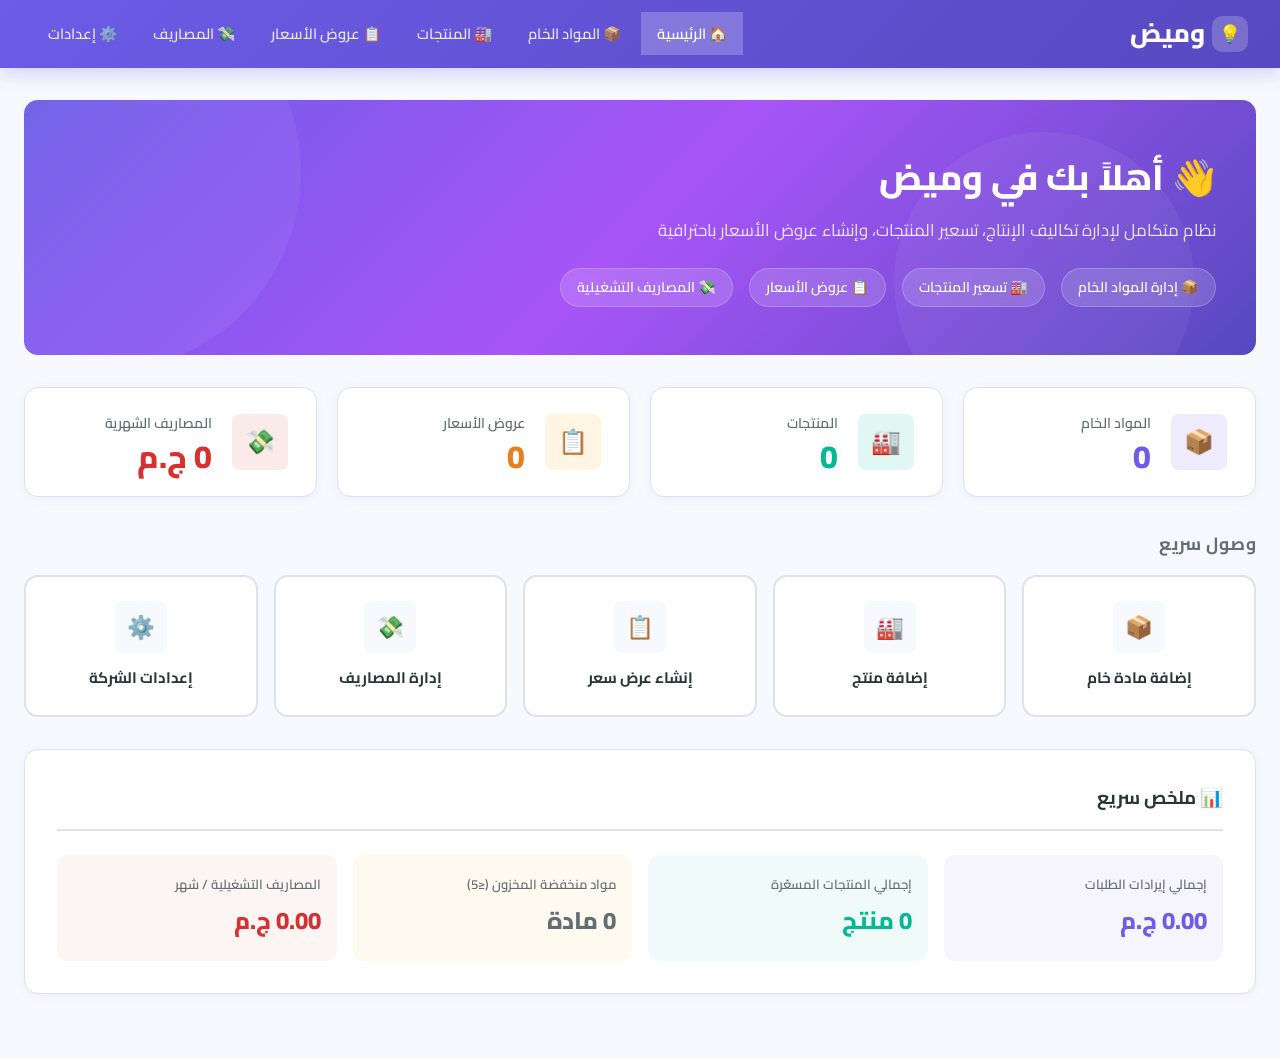
<file: index.html>
<!DOCTYPE html>
<html lang="ar" dir="rtl">
<head>
    <meta charset="UTF-8">
    <meta name="viewport" content="width=device-width, initial-scale=1.0">
    <title>وميض - نظام التكاليف والأسعار</title>
    <link rel="stylesheet" href="styles.css">
</head>
<body>
    <nav class="navbar">
        <div class="logo">
            <div class="logo-icon">💡</div>
            <span id="companyLogo">وميض</span>
        </div>
        <ul class="nav-links">
            <li><a href="index.html" class="active">🏠 الرئيسية</a></li>
            <li><a href="materials.html">📦 المواد الخام</a></li>
            <li><a href="products.html">🏭 المنتجات</a></li>
            <li><a href="quotes.html">📋 عروض الأسعار</a></li>
            <li><a href="expenses.html">💸 المصاريف</a></li>
            <li><a href="company.html">⚙️ إعدادات</a></li>
        </ul>
    </nav>

    <div class="toast-container" id="toastContainer"></div>

    <div class="container">
        <!-- Hero Section -->
        <div class="hero">
            <div class="hero-content">
                <h1>👋 أهلاً بك في <span id="heroCompanyName">وميض</span></h1>
                <p>نظام متكامل لإدارة تكاليف الإنتاج، تسعير المنتجات، وإنشاء عروض الأسعار باحترافية</p>
                <div class="hero-badges">
                    <span class="hero-badge">📦 إدارة المواد الخام</span>
                    <span class="hero-badge">🏭 تسعير المنتجات</span>
                    <span class="hero-badge">📋 عروض الأسعار</span>
                    <span class="hero-badge">💸 المصاريف التشغيلية</span>
                </div>
            </div>
        </div>

        <!-- Stats Grid -->
        <div class="stats-grid">
            <div class="stat-card">
                <div class="stat-icon purple">📦</div>
                <div class="stat-info">
                    <h3>المواد الخام</h3>
                    <div class="stat-number purple" id="materialsCount">0</div>
                </div>
            </div>
            <div class="stat-card">
                <div class="stat-icon green">🏭</div>
                <div class="stat-info">
                    <h3>المنتجات</h3>
                    <div class="stat-number green" id="productsCount">0</div>
                </div>
            </div>
            <div class="stat-card">
                <div class="stat-icon orange">📋</div>
                <div class="stat-info">
                    <h3>عروض الأسعار</h3>
                    <div class="stat-number orange" id="quotesCount">0</div>
                </div>
            </div>
            <div class="stat-card">
                <div class="stat-icon red">💸</div>
                <div class="stat-info">
                    <h3>المصاريف الشهرية</h3>
                    <div class="stat-number red" id="expensesTotal">0</div>
                </div>
            </div>
        </div>

        <!-- Quick Actions -->
        <h2 style="font-size:1.1rem; font-weight:700; color:var(--gray); margin-bottom:1rem; text-transform:uppercase; letter-spacing:0.5px;">وصول سريع</h2>
        <div class="quick-actions">
            <a href="materials.html" class="action-card">
                <div class="icon">📦</div>
                <span>إضافة مادة خام</span>
            </a>
            <a href="products.html" class="action-card">
                <div class="icon">🏭</div>
                <span>إضافة منتج</span>
            </a>
            <a href="quotes.html" class="action-card">
                <div class="icon">📋</div>
                <span>إنشاء عرض سعر</span>
            </a>
            <a href="expenses.html" class="action-card">
                <div class="icon">💸</div>
                <span>إدارة المصاريف</span>
            </a>
            <a href="company.html" class="action-card">
                <div class="icon">⚙️</div>
                <span>إعدادات الشركة</span>
            </a>
        </div>

        <!-- Recent Activity -->
        <div class="form-section">
            <h2>📊 ملخص سريع</h2>
            <div id="dashboardSummary" style="color:var(--gray); font-size:0.95rem; line-height:2;">
                جاري التحميل...
            </div>
        </div>
    </div>

    <script src="app.js"></script>
    <script>
        document.addEventListener('DOMContentLoaded', () => {
            updateDashboard();
            loadCompanyInfo();
            renderDashboardSummary();
        });

        function renderDashboardSummary() {
            const mats = getData('materials');
            const prods = getData('products');
            const quotes = getData('quotes');
            const expenses = getData('expenses');
            const company = JSON.parse(localStorage.getItem('wamid_company') || '{}');
            
            if(company.name) {
                document.getElementById('heroCompanyName').textContent = company.name;
            }

            const monthlyExp = expenses.filter(e => e.period === 'monthly').reduce((s, e) => s + e.amount, 0);
            const yearlyExp = expenses.filter(e => e.period === 'yearly').reduce((s, e) => s + e.amount / 12, 0);
            const totalMonthly = monthlyExp + yearlyExp;

            document.getElementById('expensesTotal').textContent = totalMonthly.toFixed(0) + ' ج.م';

            const rev = quotes.reduce((s, q) => s + q.total, 0);
            const lowStock = mats.filter(m => m.stock <= 5);

            const summary = document.getElementById('dashboardSummary');
            summary.innerHTML = `
                <div style="display:grid; grid-template-columns: repeat(auto-fit, minmax(200px,1fr)); gap:1rem;">
                    <div style="background:rgba(108,92,231,0.06); padding:1rem; border-radius:10px;">
                        <div style="font-size:0.82rem; color:var(--gray); font-weight:600;">إجمالي إيرادات الطلبات</div>
                        <div style="font-size:1.5rem; font-weight:800; color:var(--primary);">${rev.toFixed(2)} ج.م</div>
                    </div>
                    <div style="background:rgba(0,184,148,0.06); padding:1rem; border-radius:10px;">
                        <div style="font-size:0.82rem; color:var(--gray); font-weight:600;">إجمالي المنتجات المسعّرة</div>
                        <div style="font-size:1.5rem; font-weight:800; color:var(--secondary);">${prods.length} منتج</div>
                    </div>
                    <div style="background:${lowStock.length > 0 ? 'rgba(214,48,49,0.06)' : 'rgba(253,203,110,0.1)'}; padding:1rem; border-radius:10px;">
                        <div style="font-size:0.82rem; color:var(--gray); font-weight:600;">مواد منخفضة المخزون (≤5)</div>
                        <div style="font-size:1.5rem; font-weight:800; color:${lowStock.length > 0 ? 'var(--danger)' : 'var(--gray)'};">${lowStock.length} مادة</div>
                    </div>
                    <div style="background:rgba(214,48,49,0.05); padding:1rem; border-radius:10px;">
                        <div style="font-size:0.82rem; color:var(--gray); font-weight:600;">المصاريف التشغيلية / شهر</div>
                        <div style="font-size:1.5rem; font-weight:800; color:var(--danger);">${totalMonthly.toFixed(2)} ج.م</div>
                    </div>
                </div>
                ${lowStock.length > 0 ? `<div style="margin-top:1rem; background:rgba(214,48,49,0.06); border:1px solid rgba(214,48,49,0.2); border-radius:8px; padding:0.75rem 1rem; font-size:0.88rem; color:var(--danger);">⚠️ مواد تحتاج تعبئة: ${lowStock.map(m=>m.name).join('، ')}</div>` : ''}
            `;
        }
    </script>
</body>
</html>
</file>
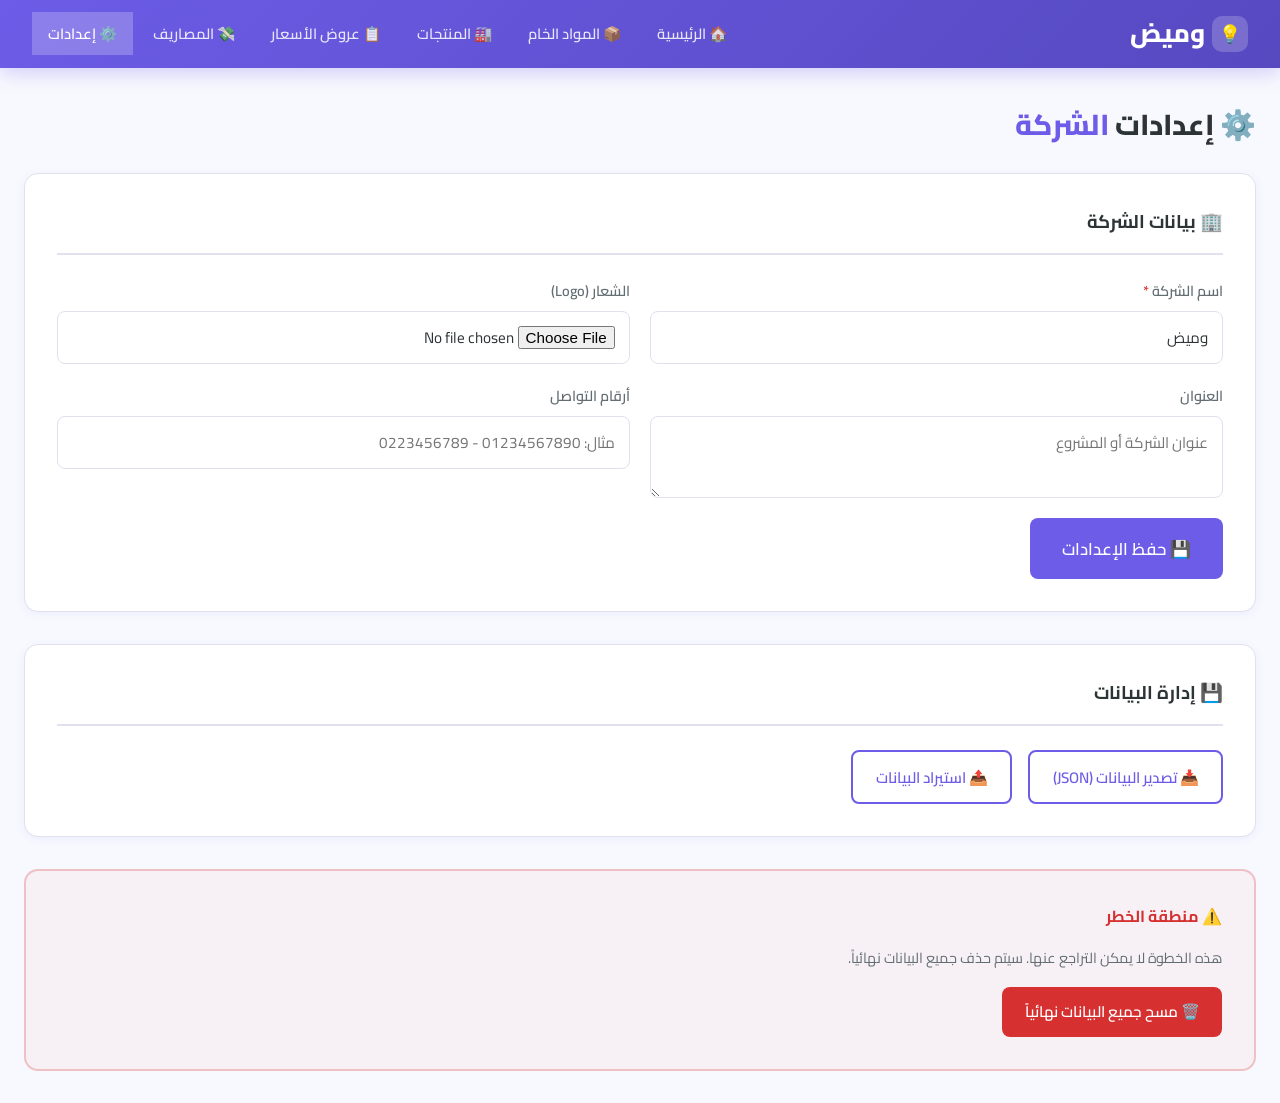
<file: company.html>
<!DOCTYPE html>
<html lang="ar" dir="rtl">
<head>
    <meta charset="UTF-8">
    <meta name="viewport" content="width=device-width, initial-scale=1.0">
    <title>إعدادات الشركة - وميض</title>
    <link rel="stylesheet" href="styles.css">
</head>
<body>
    <nav class="navbar">
        <div class="logo">
            <div class="logo-icon">💡</div>
            <span id="companyLogo">وميض</span>
        </div>
        <ul class="nav-links">
            <li><a href="index.html">🏠 الرئيسية</a></li>
            <li><a href="materials.html">📦 المواد الخام</a></li>
            <li><a href="products.html">🏭 المنتجات</a></li>
            <li><a href="quotes.html">📋 عروض الأسعار</a></li>
            <li><a href="expenses.html">💸 المصاريف</a></li>
            <li><a href="company.html" class="active">⚙️ إعدادات</a></li>
        </ul>
    </nav>

    <div class="toast-container" id="toastContainer"></div>

    <div class="container">
        <div class="page-title" style="margin-bottom:1.5rem;">⚙️ إعدادات <span style="color:var(--primary);">الشركة</span></div>

        <div class="form-section">
            <h2>🏢 بيانات الشركة</h2>
            <form id="companyForm" onsubmit="saveCompany(event)">
                <div class="form-row">
                    <div class="form-group required">
                        <label>اسم الشركة</label>
                        <input type="text" id="compName" required value="وميض" placeholder="اسم شركتك أو مشروعك">
                    </div>
                    <div class="form-group">
                        <label>الشعار (Logo)</label>
                        <input type="file" id="compLogo" accept="image/*" onchange="previewImage(event, 'compLogoPreview')">
                        <img id="compLogoPreview" class="image-preview" style="display:none; max-height:100px;">
                    </div>
                </div>
                <div class="form-row">
                    <div class="form-group">
                        <label>العنوان</label>
                        <textarea id="compAddress" rows="2" placeholder="عنوان الشركة أو المشروع"></textarea>
                    </div>
                    <div class="form-group">
                        <label>أرقام التواصل</label>
                        <input type="text" id="compPhones" placeholder="مثال: 01234567890 - 0223456789">
                    </div>
                </div>
                <button type="submit" class="btn btn-primary btn-lg">💾 حفظ الإعدادات</button>
            </form>
        </div>

        <div class="form-section">
            <h2>💾 إدارة البيانات</h2>
            <div style="display:flex; gap:1rem; flex-wrap:wrap;">
                <button class="btn btn-outline" onclick="exportData()">📥 تصدير البيانات (JSON)</button>
                <button class="btn btn-outline" onclick="document.getElementById('importFile').click()">📤 استيراد البيانات</button>
                <input type="file" id="importFile" style="display:none" accept=".json" onchange="importData(event)">
            </div>
        </div>

        <div class="danger-zone">
            <h3>⚠️ منطقة الخطر</h3>
            <p style="color:var(--gray); font-size:0.9rem; margin-bottom:1rem;">هذه الخطوة لا يمكن التراجع عنها. سيتم حذف جميع البيانات نهائياً.</p>
            <button class="btn btn-danger" onclick="clearAllData()">🗑️ مسح جميع البيانات نهائياً</button>
        </div>
    </div>

    <script src="app.js"></script>
    <script>
        document.addEventListener('DOMContentLoaded', () => {
            loadCompanyInfo();
            const company = JSON.parse(localStorage.getItem('wamid_company') || '{}');
            if(company.name) document.getElementById('compName').value = company.name;
            if(company.address) document.getElementById('compAddress').value = company.address;
            if(company.phones) document.getElementById('compPhones').value = company.phones;
            if(company.logo) {
                document.getElementById('compLogoPreview').src = company.logo;
                document.getElementById('compLogoPreview').style.display = 'block';
            }
        });
    </script>
</body>
</html>
</file>
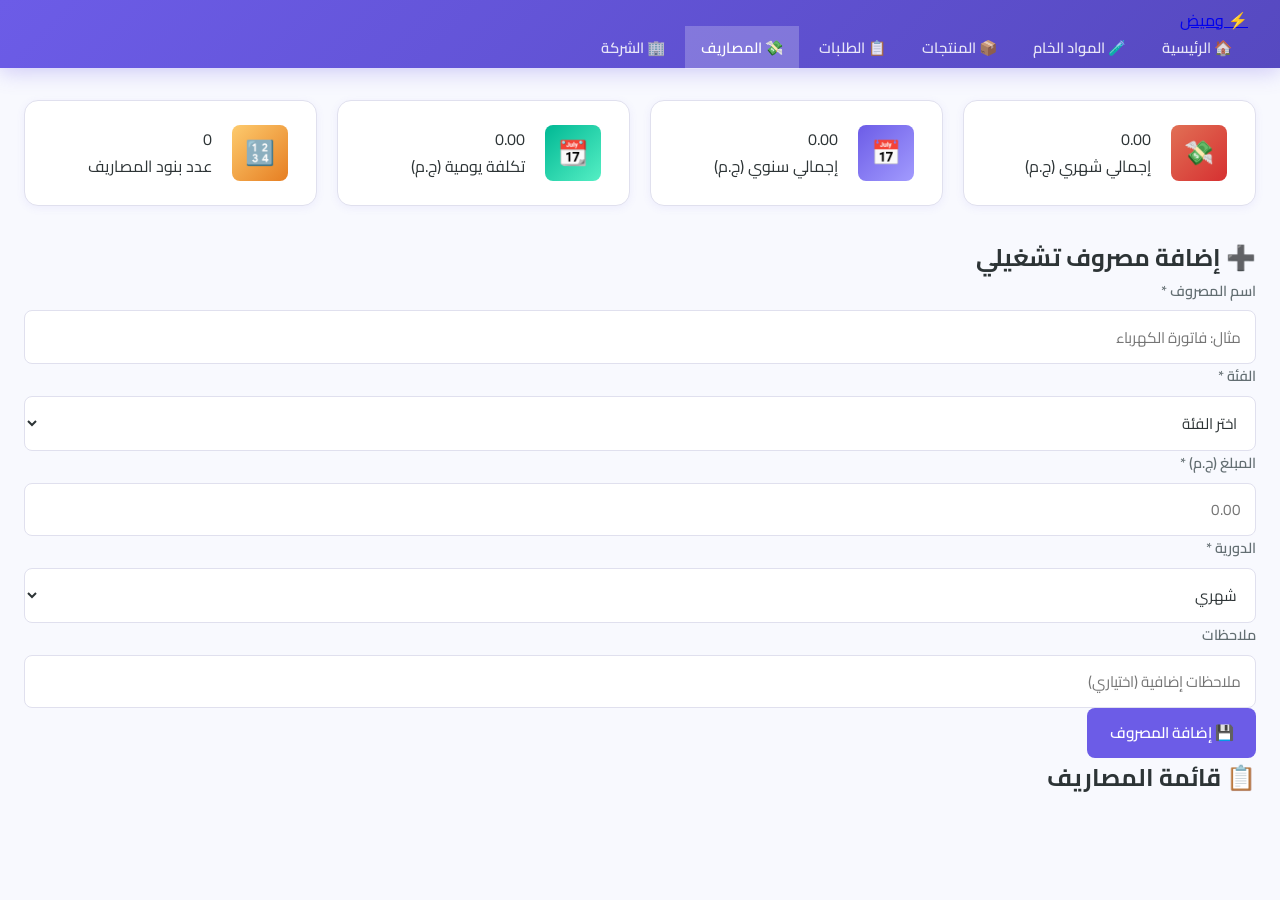
<file: expenses.html>
<!DOCTYPE html>
<html lang="ar" dir="rtl">
<head>
    <meta charset="UTF-8">
    <meta name="viewport" content="width=device-width, initial-scale=1.0">
    <title>المصاريف التشغيلية - وميض</title>
    <link rel="stylesheet" href="styles.css">
    <link href="https://fonts.googleapis.com/css2?family=Cairo:wght@400;600;700;800&display=swap" rel="stylesheet">
</head>
<body>

<nav class="navbar">
    <div class="nav-container">
        <a href="index.html" class="nav-brand">⚡ وميض</a>
        <ul class="nav-links">
            <li><a href="index.html">🏠 الرئيسية</a></li>
            <li><a href="materials.html">🧪 المواد الخام</a></li>
            <li><a href="products.html">📦 المنتجات</a></li>
            <li><a href="quotes.html">📋 الطلبات</a></li>
            <li><a href="expenses.html" class="active">💸 المصاريف</a></li>
            <li><a href="company.html">🏢 الشركة</a></li>
        </ul>
    </div>
</nav>

<div class="container">

    <!-- Summary Cards -->
    <div class="stats-grid" id="expenseSummary">
        <div class="stat-card">
            <div class="stat-icon" style="background: linear-gradient(135deg,#e17055,#d63031);">💸</div>
            <div class="stat-info">
                <div class="stat-value" id="totalMonthly">0.00</div>
                <div class="stat-label">إجمالي شهري (ج.م)</div>
            </div>
        </div>
        <div class="stat-card">
            <div class="stat-icon" style="background: linear-gradient(135deg,#6c5ce7,#a29bfe);">📅</div>
            <div class="stat-info">
                <div class="stat-value" id="totalYearly">0.00</div>
                <div class="stat-label">إجمالي سنوي (ج.م)</div>
            </div>
        </div>
        <div class="stat-card">
            <div class="stat-icon" style="background: linear-gradient(135deg,#00b894,#55efc4);">📆</div>
            <div class="stat-info">
                <div class="stat-value" id="totalDaily">0.00</div>
                <div class="stat-label">تكلفة يومية (ج.م)</div>
            </div>
        </div>
        <div class="stat-card">
            <div class="stat-icon" style="background: linear-gradient(135deg,#fdcb6e,#e67e22);">🔢</div>
            <div class="stat-info">
                <div class="stat-value" id="expenseCount">0</div>
                <div class="stat-label">عدد بنود المصاريف</div>
            </div>
        </div>
    </div>

    <!-- Add Expense Form -->
    <div class="form-card">
        <h2 class="form-title">➕ إضافة مصروف تشغيلي</h2>
        <form id="expenseForm" onsubmit="addExpense(event)">
            <div class="form-grid">
                <div class="form-group">
                    <label for="expName">اسم المصروف *</label>
                    <input type="text" id="expName" placeholder="مثال: فاتورة الكهرباء" required>
                </div>
                <div class="form-group">
                    <label for="expCategory">الفئة *</label>
                    <select id="expCategory" required>
                        <option value="">اختر الفئة</option>
                        <option value="كهرباء">⚡ كهرباء</option>
                        <option value="مياه">💧 مياه</option>
                        <option value="إنترنت">🌐 إنترنت</option>
                        <option value="إيجار">🏠 إيجار</option>
                        <option value="غاز">🔥 غاز</option>
                        <option value="تليفون">📞 تليفون</option>
                        <option value="رواتب">👤 رواتب</option>
                        <option value="صيانة">🔧 صيانة</option>
                        <option value="تسويق">📣 تسويق</option>
                        <option value="أخرى">📌 أخرى</option>
                    </select>
                </div>
                <div class="form-group">
                    <label for="expAmount">المبلغ (ج.م) *</label>
                    <input type="number" id="expAmount" min="0" step="0.01" placeholder="0.00" required>
                </div>
                <div class="form-group">
                    <label for="expPeriod">الدورية *</label>
                    <select id="expPeriod" required>
                        <option value="monthly">شهري</option>
                        <option value="yearly">سنوي</option>
                        <option value="weekly">أسبوعي</option>
                        <option value="daily">يومي</option>
                        <option value="once">مرة واحدة</option>
                    </select>
                </div>
                <div class="form-group" style="grid-column: 1 / -1;">
                    <label for="expNotes">ملاحظات</label>
                    <input type="text" id="expNotes" placeholder="ملاحظات إضافية (اختياري)">
                </div>
            </div>
            <button type="submit" class="btn btn-primary">💾 إضافة المصروف</button>
        </form>
    </div>

    <!-- Expenses List -->
    <div class="form-card">
        <h2 class="form-title">📋 قائمة المصاريف</h2>
        <div id="expensesContainer"></div>
    </div>

</div>

<!-- Toast -->
<div id="toastContainer"></div>

<script src="app.js"></script>
<script>
    document.addEventListener('DOMContentLoaded', () => {
        renderExpenses();
    });
</script>
</body>
</html>
</file>
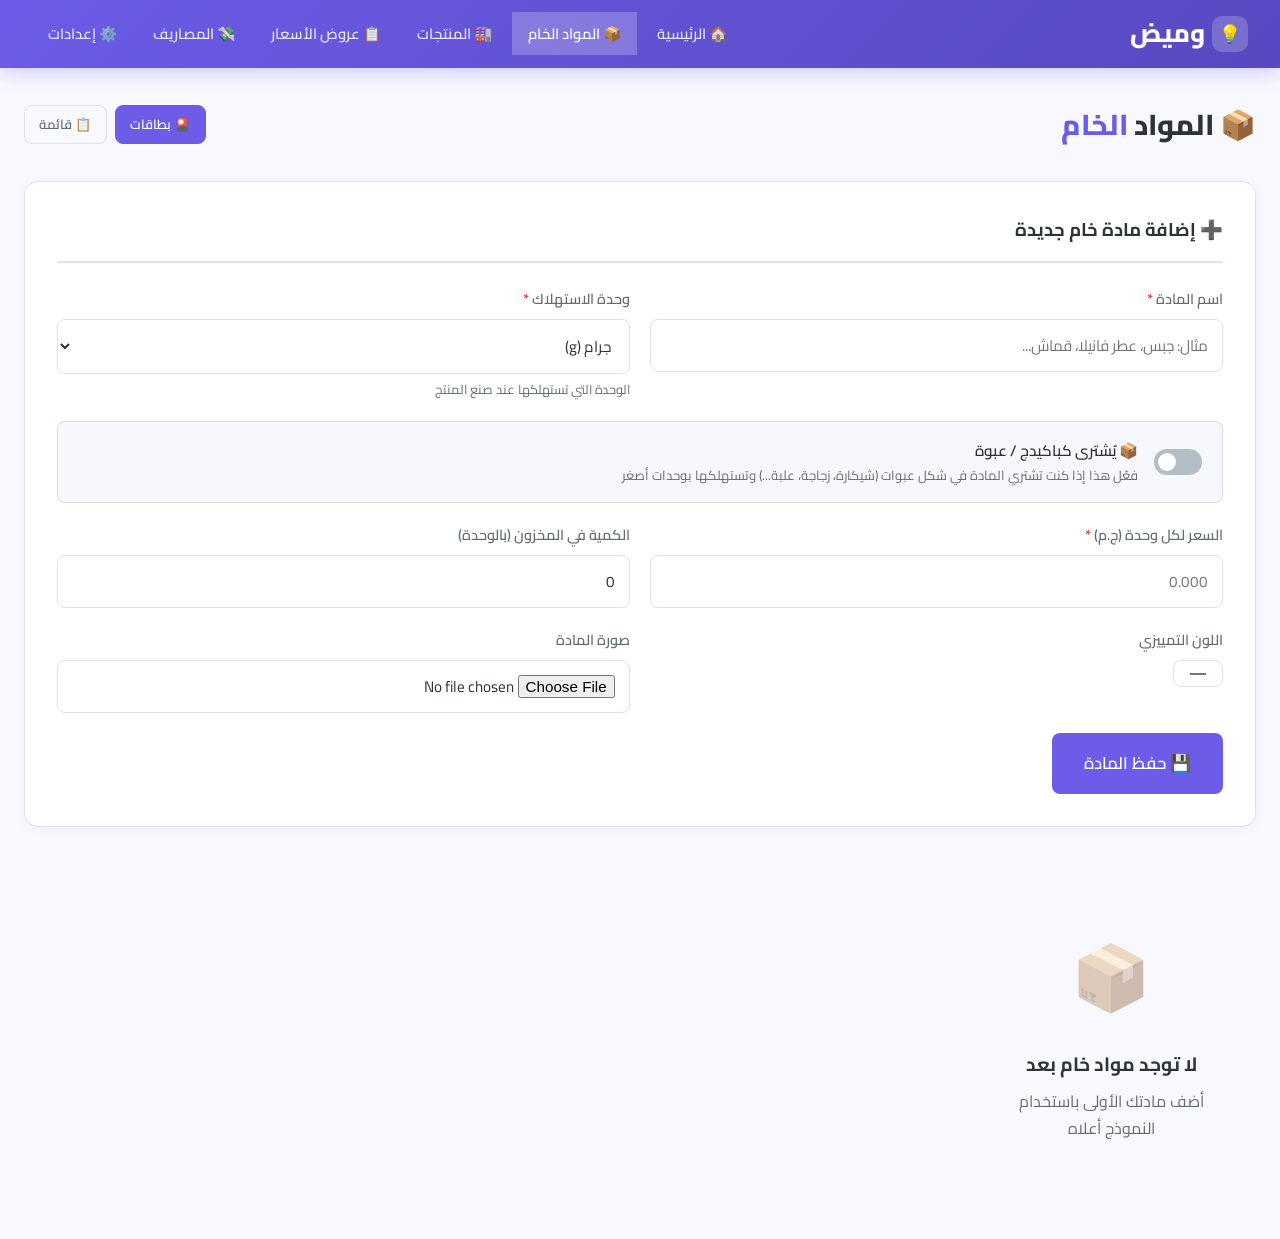
<file: materials.html>
<!DOCTYPE html>
<html lang="ar" dir="rtl">
<head>
    <meta charset="UTF-8">
    <meta name="viewport" content="width=device-width, initial-scale=1.0">
    <title>المواد الخام - وميض</title>
    <link rel="stylesheet" href="styles.css">
</head>
<body>
    <nav class="navbar">
        <div class="logo">
            <div class="logo-icon">💡</div>
            <span id="companyLogo">وميض</span>
        </div>
        <ul class="nav-links">
            <li><a href="index.html">🏠 الرئيسية</a></li>
            <li><a href="materials.html" class="active">📦 المواد الخام</a></li>
            <li><a href="products.html">🏭 المنتجات</a></li>
            <li><a href="quotes.html">📋 عروض الأسعار</a></li>
            <li><a href="expenses.html">💸 المصاريف</a></li>
            <li><a href="company.html">⚙️ إعدادات</a></li>
        </ul>
    </nav>

    <div class="toast-container" id="toastContainer"></div>

    <!-- Edit Modal -->
    <div class="modal-overlay" id="editModal">
        <div class="modal">
            <div class="modal-header">
                <h3>✏️ تعديل المادة الخام</h3>
                <button class="modal-close" onclick="closeEditModal()">✕</button>
            </div>
            <div class="modal-body">
                <input type="hidden" id="editMatId">
                <div class="form-row">
                    <div class="form-group required">
                        <label>اسم المادة</label>
                        <input type="text" id="editMatName" required>
                    </div>
                    <div class="form-group required">
                        <label>وحدة الاستهلاك</label>
                        <select id="editMatUnit">
                            <option value="جرام">جرام</option>
                            <option value="كيلوجرام">كيلوجرام</option>
                            <option value="مل">مل</option>
                            <option value="لتر">لتر</option>
                            <option value="سم">سم</option>
                            <option value="متر">متر</option>
                            <option value="قطعة">قطعة</option>
                            <option value="وحدة">وحدة</option>
                        </select>
                    </div>
                </div>

                <div class="package-toggle-row">
                    <label class="toggle-switch">
                        <input type="checkbox" id="editIsPackage" onchange="toggleEditPackage()">
                        <span class="toggle-slider"></span>
                    </label>
                    <div>
                        <div class="toggle-label">📦 يُشترى كباكيدج/عبوة</div>
                        <div class="toggle-desc">مثل: شيكارة جبس تحتوي على 25 كيلو، أو عطر 30 مل</div>
                    </div>
                </div>

                <div class="package-fields" id="editPackageFields">
                    <div class="form-row">
                        <div class="form-group required">
                            <label>اسم الباكيدج</label>
                            <input type="text" id="editPackageName" placeholder="مثال: شيكارة، زجاجة، علبة">
                        </div>
                        <div class="form-group required">
                            <label>كمية وحدة الاستهلاك في الباكيدج</label>
                            <input type="number" id="editUnitsPerPackage" min="0.001" step="0.001" placeholder="مثال: 25000 (جرام في شيكارة 25كج)">
                            <span class="help-text">كم <span id="editUnitPerPkgLabel">وحدة</span> في كل باكيدج؟</span>
                        </div>
                    </div>
                    <div class="form-row">
                        <div class="form-group required">
                            <label>سعر الباكيدج الواحد (ج.م)</label>
                            <input type="number" id="editPackagePrice" min="0" step="0.01" placeholder="0.00">
                        </div>
                        <div class="form-group">
                            <label>عدد الباكيدجات في المخزون</label>
                            <input type="number" id="editPackageStock" min="0" step="1" value="0">
                        </div>
                    </div>
                    <div id="editPackageCalcPreview" style="background:rgba(108,92,231,0.06);padding:0.75rem 1rem;border-radius:8px;font-size:0.88rem;color:var(--gray);margin-top:0.5rem;"></div>
                </div>

                <div id="editSimpleFields">
                    <div class="form-row">
                        <div class="form-group required">
                            <label>السعر لكل وحدة (ج.م)</label>
                            <input type="number" id="editMatPrice" min="0" step="0.001" placeholder="0.000">
                        </div>
                        <div class="form-group">
                            <label>الكمية في المخزون (بالوحدة)</label>
                            <input type="number" id="editMatStock" min="0" step="0.01" value="0">
                        </div>
                    </div>
                </div>

                <div style="display:flex; gap:0.75rem; margin-top:1rem;">
                    <button class="btn btn-primary btn-block" onclick="saveEditMaterial()">💾 حفظ التعديلات</button>
                    <button class="btn btn-secondary" onclick="closeEditModal()">إلغاء</button>
                </div>
            </div>
        </div>
    </div>

    <div class="container">
        <div class="page-header">
            <div>
                <div class="page-title">📦 المواد <span>الخام</span></div>
            </div>
            <div class="view-toggle" style="display:flex; gap:0.5rem;">
                <button class="btn btn-toggle btn-sm active" onclick="setView('card')">🎴 بطاقات</button>
                <button class="btn btn-toggle btn-sm" onclick="setView('list')">📋 قائمة</button>
            </div>
        </div>

        <div class="form-section">
            <h2>➕ إضافة مادة خام جديدة</h2>
            <form id="materialForm" onsubmit="addMaterial(event)">
                <div class="form-row">
                    <div class="form-group required">
                        <label>اسم المادة</label>
                        <input type="text" id="matName" required placeholder="مثال: جبس، عطر فانيلا، قماش...">
                    </div>
                    <div class="form-group required">
                        <label>وحدة الاستهلاك</label>
                        <select id="matUnit" onchange="updateUnitLabels()">
                            <option value="جرام">جرام (g)</option>
                            <option value="كيلوجرام">كيلوجرام (kg)</option>
                            <option value="مل">مليلتر (ml)</option>
                            <option value="لتر">لتر (L)</option>
                            <option value="سم">سنتيمتر (cm)</option>
                            <option value="متر">متر (m)</option>
                            <option value="قطعة">قطعة</option>
                            <option value="وحدة">وحدة</option>
                        </select>
                        <span class="help-text">الوحدة التي تستهلكها عند صنع المنتج</span>
                    </div>
                </div>

                <!-- Package Toggle -->
                <div class="package-toggle-row">
                    <label class="toggle-switch">
                        <input type="checkbox" id="isPackage" onchange="togglePackage()">
                        <span class="toggle-slider"></span>
                    </label>
                    <div>
                        <div class="toggle-label">📦 يُشترى كباكيدج / عبوة</div>
                        <div class="toggle-desc">فعّل هذا إذا كنت تشتري المادة في شكل عبوات (شيكارة، زجاجة، علبة...) وتستهلكها بوحدات أصغر</div>
                    </div>
                </div>

                <!-- Package Fields -->
                <div class="package-fields" id="packageFields">
                    <div class="form-row">
                        <div class="form-group required">
                            <label>اسم الباكيدج</label>
                            <input type="text" id="packageName" placeholder="مثال: شيكارة، زجاجة، علبة، كيس">
                        </div>
                        <div class="form-group required">
                            <label>كمية وحدة الاستهلاك في الباكيدج الواحد</label>
                            <input type="number" id="unitsPerPackage" min="0.001" step="0.001" placeholder="مثال: 30000" oninput="calcPackagePreview()">
                            <span class="help-text" id="unitsPerPkgHint">كم جرام في الباكيدج الواحد؟</span>
                        </div>
                    </div>
                    <div class="form-row">
                        <div class="form-group required">
                            <label>سعر الباكيدج الواحد (ج.م)</label>
                            <input type="number" id="packagePrice" min="0" step="0.01" placeholder="0.00" oninput="calcPackagePreview()">
                        </div>
                        <div class="form-group">
                            <label>عدد الباكيدجات في المخزون الحالي</label>
                            <input type="number" id="packageStock" min="0" step="1" value="0" oninput="calcPackagePreview()">
                        </div>
                    </div>
                    <div id="packageCalcPreview" style="background:rgba(108,92,231,0.06);padding:0.75rem 1rem;border-radius:8px;font-size:0.88rem;color:var(--gray);margin-top:0.5rem;"></div>
                </div>

                <!-- Simple (non-package) Fields -->
                <div id="simpleFields">
                    <div class="form-row">
                        <div class="form-group required">
                            <label>السعر لكل <span id="pricePerUnitLabel">وحدة</span> (ج.م)</label>
                            <input type="number" id="matPrice" min="0" step="0.001" placeholder="0.000">
                        </div>
                        <div class="form-group">
                            <label>الكمية في المخزون (بالوحدة)</label>
                            <input type="number" id="matStock" min="0" step="0.01" placeholder="0" value="0">
                        </div>
                    </div>
                </div>

                <div class="form-row">
                    <div class="form-group">
                        <label>اللون التمييزي</label>
                        <input type="color" id="matColor" value="#6C5CE7">
                    </div>
                    <div class="form-group">
                        <label>صورة المادة</label>
                        <input type="file" id="matImage" accept="image/*" onchange="previewImage(event, 'matPreview')">
                        <img id="matPreview" class="image-preview" style="display:none;">
                    </div>
                </div>

                <button type="submit" class="btn btn-primary btn-lg">💾 حفظ المادة</button>
            </form>
        </div>

        <div class="items-container" id="materialsContainer"></div>
    </div>

    <script src="app.js"></script>
    <script>
        document.addEventListener('DOMContentLoaded', () => {
            loadCompanyInfo();
            renderMaterials();
            const savedView = localStorage.getItem('materialsView') || 'card';
            setView(savedView);
        });
    </script>
</body>
</html>
</file>
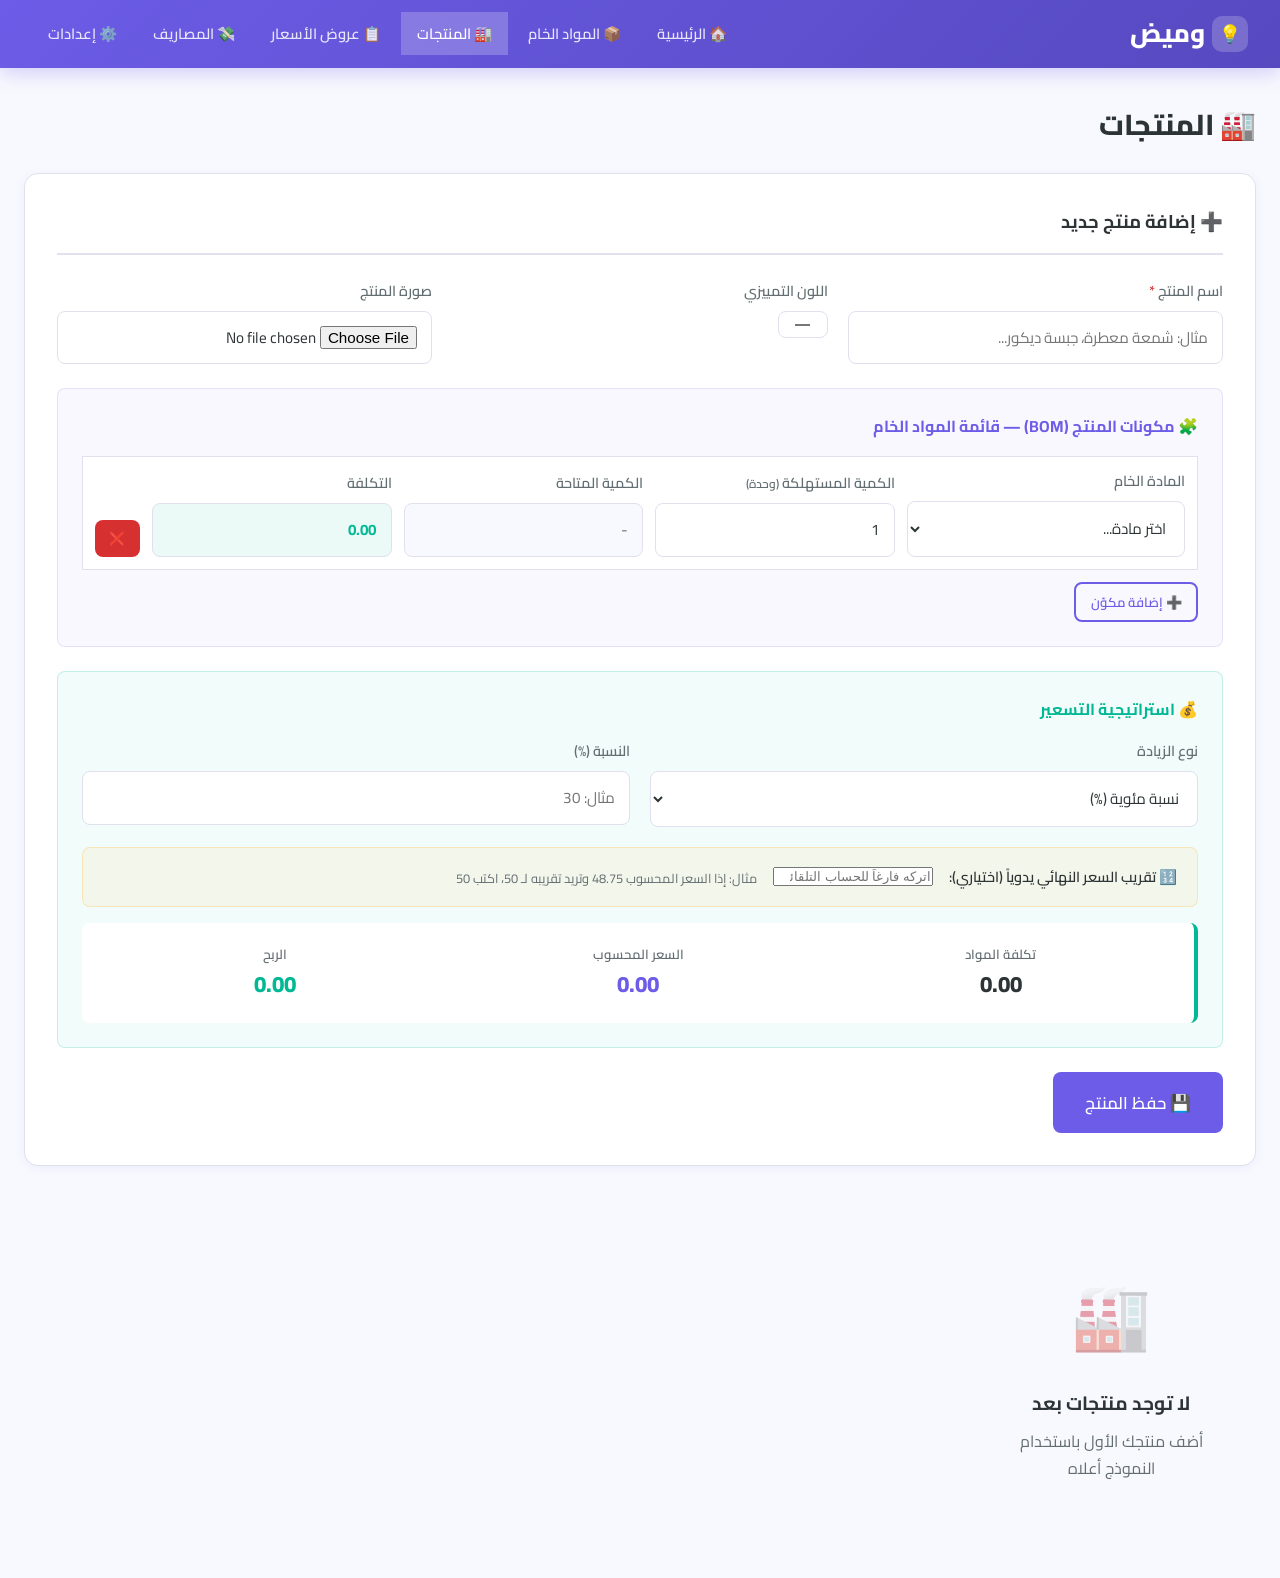
<file: products.html>
<!DOCTYPE html>
<html lang="ar" dir="rtl">
<head>
    <meta charset="UTF-8">
    <meta name="viewport" content="width=device-width, initial-scale=1.0">
    <title>المنتجات - وميض</title>
    <link rel="stylesheet" href="styles.css">
</head>
<body>
    <nav class="navbar">
        <div class="logo">
            <div class="logo-icon">💡</div>
            <span id="companyLogo">وميض</span>
        </div>
        <ul class="nav-links">
            <li><a href="index.html">🏠 الرئيسية</a></li>
            <li><a href="materials.html">📦 المواد الخام</a></li>
            <li><a href="products.html" class="active">🏭 المنتجات</a></li>
            <li><a href="quotes.html">📋 عروض الأسعار</a></li>
            <li><a href="expenses.html">💸 المصاريف</a></li>
            <li><a href="company.html">⚙️ إعدادات</a></li>
        </ul>
    </nav>

    <div class="toast-container" id="toastContainer"></div>

    <!-- Edit Product Modal -->
    <div class="modal-overlay" id="editProductModal">
        <div class="modal">
            <div class="modal-header">
                <h3>✏️ تعديل المنتج</h3>
                <button class="modal-close" onclick="closeEditProductModal()">✕</button>
            </div>
            <div class="modal-body">
                <input type="hidden" id="editProdId">
                <div class="form-row">
                    <div class="form-group required">
                        <label>اسم المنتج</label>
                        <input type="text" id="editProdName" required>
                    </div>
                    <div class="form-group">
                        <label>اللون</label>
                        <input type="color" id="editProdColor">
                    </div>
                </div>
                <div class="pricing-strategy">
                    <h3>💰 استراتيجية التسعير</h3>
                    <div class="form-row">
                        <div class="form-group">
                            <label>نوع الزيادة</label>
                            <select id="editMarginType" onchange="updateEditMarginLabel()">
                                <option value="percent">نسبة مئوية (%)</option>
                                <option value="fixed">قيمة ثابتة (ج.م)</option>
                            </select>
                        </div>
                        <div class="form-group">
                            <label id="editMarginLabel">النسبة (%)</label>
                            <input type="number" id="editMarginValue" min="0" step="0.01" oninput="updateEditPreview()">
                        </div>
                    </div>
                    <div class="rounding-group">
                        <label>🔢 تقريب السعر النهائي يدوياً:</label>
                        <input type="number" id="editFinalPriceRounded" min="0" step="0.5" placeholder="اتركه فارغاً للحساب التلقائي">
                    </div>
                    <div class="calculation-preview" id="editCalcPreview">
                        <div class="preview-item">
                            <div class="label">التكلفة</div>
                            <div class="value" id="editPreviewCost">0</div>
                        </div>
                        <div class="preview-item">
                            <div class="label">السعر النهائي</div>
                            <div class="value purple" id="editPreviewPrice">0</div>
                        </div>
                        <div class="preview-item">
                            <div class="label">الربح</div>
                            <div class="value green" id="editPreviewProfit">0</div>
                        </div>
                    </div>
                </div>
                <div style="display:flex; gap:0.75rem; margin-top:1rem;">
                    <button class="btn btn-primary btn-block" onclick="saveEditProduct()">💾 حفظ</button>
                    <button class="btn btn-secondary" onclick="closeEditProductModal()">إلغاء</button>
                </div>
            </div>
        </div>
    </div>

    <div class="container">
        <div class="page-title" style="margin-bottom:1.5rem;">🏭 المنتجات <span style="color:var(--primary);"></span></div>

        <div class="form-section">
            <h2>➕ إضافة منتج جديد</h2>
            <form id="productForm" onsubmit="addProduct(event)">
                <div class="form-row">
                    <div class="form-group required">
                        <label>اسم المنتج</label>
                        <input type="text" id="prodName" required placeholder="مثال: شمعة معطرة، جبسة ديكور...">
                    </div>
                    <div class="form-group">
                        <label>اللون التمييزي</label>
                        <input type="color" id="prodColor" value="#6C5CE7">
                    </div>
                    <div class="form-group">
                        <label>صورة المنتج</label>
                        <input type="file" id="prodImage" accept="image/*" onchange="previewImage(event, 'prodPreview')">
                        <img id="prodPreview" class="image-preview" style="display:none;">
                    </div>
                </div>

                <div class="bom-section">
                    <h3>🧩 مكونات المنتج (BOM) — قائمة المواد الخام</h3>
                    <div id="bomItems"></div>
                    <button type="button" class="btn btn-outline btn-sm" onclick="addBomRow()">➕ إضافة مكوّن</button>
                </div>

                <div class="pricing-strategy">
                    <h3>💰 استراتيجية التسعير</h3>
                    <div class="form-row">
                        <div class="form-group">
                            <label>نوع الزيادة</label>
                            <select id="marginType" onchange="updateMarginLabel()">
                                <option value="percent">نسبة مئوية (%)</option>
                                <option value="fixed">قيمة ثابتة (ج.م)</option>
                            </select>
                        </div>
                        <div class="form-group">
                            <label id="marginLabel">النسبة (%)</label>
                            <input type="number" id="marginValue" min="0" step="0.01" placeholder="مثال: 30" oninput="calculatePreview()">
                        </div>
                    </div>
                    <div class="rounding-group">
                        <label>🔢 تقريب السعر النهائي يدوياً (اختياري):</label>
                        <input type="number" id="finalPriceRounded" min="0" step="0.5" placeholder="اتركه فارغاً للحساب التلقائي" oninput="calculatePreview()">
                        <span class="help-text">مثال: إذا السعر المحسوب 48.75 وتريد تقريبه لـ 50، اكتب 50</span>
                    </div>
                    <div class="calculation-preview" id="calcPreview">
                        <div class="preview-item">
                            <div class="label">تكلفة المواد</div>
                            <div class="value" id="previewCost">0.00</div>
                        </div>
                        <div class="preview-item">
                            <div class="label">السعر المحسوب</div>
                            <div class="value purple" id="previewPrice">0.00</div>
                        </div>
                        <div class="preview-item">
                            <div class="label">الربح</div>
                            <div class="value green" id="previewProfit">0.00</div>
                        </div>
                    </div>
                </div>

                <button type="submit" class="btn btn-primary btn-lg">💾 حفظ المنتج</button>
            </form>
        </div>

        <div class="items-container" id="productsContainer"></div>
    </div>

    <script src="app.js"></script>
    <script>
        document.addEventListener('DOMContentLoaded', () => {
            loadCompanyInfo();
            renderProducts();
            addBomRow();
        });
    </script>
</body>
</html>
</file>
<file: styles.css>
@import url('https://fonts.googleapis.com/css2?family=Cairo:wght@400;500;600;700;800&display=swap');

:root {
    --primary: #6C5CE7;
    --primary-dark: #5649c0;
    --primary-light: #a29bfe;
    --secondary: #00B894;
    --secondary-dark: #009a7a;
    --accent: #FDCB6E;
    --danger: #d63031;
    --danger-light: #ff7675;
    --warning: #e17055;
    --info: #0984e3;
    --light: #F8F9FE;
    --dark: #2D3436;
    --gray: #636e72;
    --gray-light: #b2bec3;
    --border: #e0e0ee;
    --white: #ffffff;
    --shadow-sm: 0 2px 8px rgba(108,92,231,0.08);
    --shadow-md: 0 4px 20px rgba(108,92,231,0.12);
    --shadow-lg: 0 8px 40px rgba(108,92,231,0.15);
    --radius: 14px;
    --radius-sm: 8px;
    --transition: 0.25s ease;
}

* { margin: 0; padding: 0; box-sizing: border-box; }
body { 
    font-family: 'Cairo', 'Segoe UI', Tahoma, Geneva, Verdana, sans-serif; 
    background: var(--light); 
    color: var(--dark);
    line-height: 1.7;
    min-height: 100vh;
}

/* ==================== NAVBAR ==================== */
.navbar {
    background: linear-gradient(135deg, var(--primary) 0%, var(--primary-dark) 100%);
    color: white;
    padding: 0 2rem;
    display: flex;
    justify-content: space-between;
    align-items: center;
    box-shadow: 0 4px 20px rgba(108,92,231,0.3);
    position: sticky;
    top: 0;
    z-index: 1000;
    height: 68px;
}
.logo { font-size: 1.6rem; font-weight: 800; letter-spacing: -0.5px; display: flex; align-items: center; gap: 0.5rem; }
.logo-icon { width: 36px; height: 36px; background: rgba(255,255,255,0.2); border-radius: 10px; display: flex; align-items: center; justify-content: center; font-size: 1.1rem; }
.nav-links { display: flex; list-style: none; gap: 0.25rem; align-items: center; }
.nav-links a { color: rgba(255,255,255,0.85); text-decoration: none; padding: 0.5rem 1rem; border-radius: var(--radius-xs); transition: var(--transition); font-weight: 600; font-size: 0.92rem; white-space: nowrap; }
.nav-links a:hover { background: rgba(255,255,255,0.15); color: white; }
.nav-links a.active { background: rgba(255,255,255,0.22); color: white; }

/* ==================== CONTAINER ==================== */
.container { max-width: 1280px; margin: 0 auto; padding: 2rem 1.5rem; }

/* ==================== PAGE HEADER ==================== */
.page-header { display: flex; justify-content: space-between; align-items: center; flex-wrap: wrap; gap: 1rem; margin-bottom: 2rem; }
.page-title { font-size: 1.8rem; font-weight: 800; color: var(--dark); }
.page-title span { color: var(--primary); }

/* ==================== HERO ==================== */
.hero {
    background: linear-gradient(135deg, var(--primary) 0%, #a855f7 50%, var(--primary-dark) 100%);
    border-radius: var(--radius);
    padding: 3rem 2.5rem;
    color: white;
    margin-bottom: 2rem;
    position: relative;
    overflow: hidden;
}
.hero::before { content: ''; position: absolute; top: -50%; left: -10%; width: 400px; height: 400px; background: rgba(255,255,255,0.05); border-radius: 50%; }
.hero::after { content: ''; position: absolute; bottom: -30%; right: 5%; width: 300px; height: 300px; background: rgba(255,255,255,0.05); border-radius: 50%; }
.hero-content { position: relative; z-index: 1; }
.hero h1 { font-size: 2.2rem; font-weight: 800; margin-bottom: 0.5rem; }
.hero p { font-size: 1.05rem; opacity: 0.85; margin-bottom: 1.5rem; }
.hero-badges { display: flex; gap: 1rem; flex-wrap: wrap; }
.hero-badge { background: rgba(255,255,255,0.15); backdrop-filter: blur(10px); border: 1px solid rgba(255,255,255,0.2); padding: 0.4rem 1rem; border-radius: 50px; font-size: 0.88rem; font-weight: 600; }

/* ==================== STATS ==================== */
.stats-grid { display: grid; grid-template-columns: repeat(auto-fit, minmax(200px, 1fr)); gap: 1.25rem; margin-bottom: 2rem; }
.stat-card { background: var(--white); padding: 1.5rem 1.75rem; border-radius: var(--radius); box-shadow: var(--shadow-sm); display: flex; align-items: center; gap: 1.25rem; transition: var(--transition); border: 1px solid var(--border); text-decoration: none; color: var(--dark); }
.stat-card:hover { transform: translateY(-4px); box-shadow: var(--shadow-md); }
.stat-icon { width: 56px; height: 56px; border-radius: var(--radius-sm); display: flex; align-items: center; justify-content: center; font-size: 1.5rem; flex-shrink: 0; }
.stat-icon.purple { background: rgba(108,92,231,0.12); }
.stat-icon.green { background: rgba(0,184,148,0.12); }
.stat-icon.orange { background: rgba(253,203,110,0.2); }
.stat-icon.red { background: rgba(214,48,49,0.1); }
.stat-icon.blue { background: rgba(9,132,227,0.1); }
.stat-info h3 { font-size: 0.88rem; color: var(--gray); font-weight: 600; margin-bottom: 0.25rem; }
.stat-number { font-size: 2rem; color: var(--dark); font-weight: 800; line-height: 1; }
.stat-number.purple { color: var(--primary); }
.stat-number.green { color: var(--secondary); }
.stat-number.orange { color: #e67e22; }
.stat-number.red { color: var(--danger); }
.stat-number.blue { color: var(--info); }

/* ==================== QUICK ACTIONS ==================== */
.quick-actions { display: grid; grid-template-columns: repeat(auto-fit, minmax(200px, 1fr)); gap: 1rem; margin-bottom: 2rem; }
.action-card { background: var(--white); border: 2px solid var(--border); border-radius: var(--radius); padding: 1.5rem; text-align: center; text-decoration: none; color: var(--dark); transition: var(--transition); display: flex; flex-direction: column; align-items: center; gap: 0.75rem; }
.action-card:hover { border-color: var(--primary); background: rgba(108,92,231,0.04); transform: translateY(-3px); box-shadow: var(--shadow-sm); }
.action-card .icon { width: 52px; height: 52px; border-radius: var(--radius-sm); display: flex; align-items: center; justify-content: center; font-size: 1.4rem; background: var(--light); }
.action-card:hover .icon { background: rgba(108,92,231,0.1); }
.action-card span { font-weight: 700; font-size: 0.95rem; }

/* ==================== BUTTONS ==================== */
.btn { padding: 0.65rem 1.4rem; border: none; border-radius: var(--radius-sm); cursor: pointer; font-size: 0.95rem; font-weight: 600; transition: var(--transition); text-decoration: none; display: inline-flex; align-items: center; gap: 0.4rem; font-family: inherit; }
.btn-primary { background: var(--primary); color: white; }
.btn-primary:hover { background: var(--primary-dark); transform: translateY(-2px); box-shadow: 0 4px 14px rgba(108,92,231,0.35); }
.btn-success { background: var(--secondary); color: white; }
.btn-success:hover { background: var(--secondary-dark); transform: translateY(-2px); box-shadow: 0 4px 14px rgba(0,184,148,0.35); }
.btn-danger { background: var(--danger); color: white; }
.btn-danger:hover { background: #b71c1c; transform: translateY(-2px); }
.btn-secondary { background: var(--gray-light); color: var(--dark); }
.btn-secondary:hover { background: #95a5a6; transform: translateY(-2px); }
.btn-outline { background: transparent; color: var(--primary); border: 2px solid var(--primary); }
.btn-outline:hover { background: var(--primary); color: white; }
.btn-warning { background: var(--warning); color: white; }
.btn-warning:hover { background: #c0392b; transform: translateY(-2px); }
.btn-sm { padding: 0.4rem 0.9rem; font-size: 0.82rem; }
.btn-lg { padding: 0.9rem 2rem; font-size: 1.05rem; }
.btn-block { width: 100%; justify-content: center; }
.btn-toggle { background: var(--light); color: var(--gray); border: 1px solid var(--border); }
.btn-toggle.active { background: var(--primary); color: white; border-color: var(--primary); }

/* ==================== FORMS ==================== */
.form-section { background: var(--white); padding: 2rem; border-radius: var(--radius); margin-bottom: 2rem; box-shadow: var(--shadow-sm); border: 1px solid var(--border); }
.form-section h2 { font-size: 1.15rem; font-weight: 700; color: var(--dark); margin-bottom: 1.5rem; padding-bottom: 1rem; border-bottom: 2px solid var(--border); display: flex; align-items: center; gap: 0.75rem; }
.form-row { display: grid; grid-template-columns: repeat(auto-fit, minmax(220px, 1fr)); gap: 1.25rem; margin-bottom: 1.25rem; }
.form-group { display: flex; flex-direction: column; }
.form-group label { margin-bottom: 0.45rem; font-weight: 600; font-size: 0.9rem; color: var(--gray); }
.form-group.required label::after { content: " *"; color: var(--danger); }
.form-group input, .form-group select, .form-group textarea { padding: 0.7rem 0.9rem; border: 1.5px solid var(--border); border-radius: var(--radius-sm); font-size: 0.95rem; font-family: inherit; color: var(--dark); background: var(--white); transition: var(--transition); }
.form-group input:focus, .form-group select:focus, .form-group textarea:focus { outline: none; border-color: var(--primary); box-shadow: 0 0 0 3px rgba(108,92,231,0.1); }
.form-group input[readonly] { background: var(--light); color: var(--gray); }
.image-preview { max-width: 90px; max-height: 90px; margin-top: 0.5rem; border-radius: var(--radius-sm); border: 2px solid var(--border); object-fit: cover; }
.help-text { font-size: 0.8rem; color: var(--gray); margin-top: 0.3rem; }

.input-group { display: flex; border: 1.5px solid var(--border); border-radius: var(--radius-sm); overflow: hidden; transition: var(--transition); }
.input-group:focus-within { border-color: var(--primary); box-shadow: 0 0 0 3px rgba(108,92,231,0.1); }
.input-group input, .input-group select { border: none !important; box-shadow: none !important; border-radius: 0 !important; flex: 1; }
.input-group .input-suffix { background: var(--light); padding: 0.7rem 0.9rem; color: var(--gray); font-size: 0.88rem; font-weight: 600; display: flex; align-items: center; white-space: nowrap; border-right: 1.5px solid var(--border); }

/* ==================== PACKAGE TOGGLE ==================== */
.package-toggle-row { background: rgba(108,92,231,0.05); border: 1.5px solid rgba(108,92,231,0.2); border-radius: var(--radius-sm); padding: 1rem 1.25rem; margin-bottom: 1.25rem; display: flex; align-items: center; gap: 1rem; flex-wrap: wrap; }
.toggle-switch { position: relative; width: 48px; height: 26px; flex-shrink: 0; }
.toggle-switch input { opacity: 0; width: 0; height: 0; }
.toggle-slider { position: absolute; cursor: pointer; top: 0; left: 0; right: 0; bottom: 0; background: var(--gray-light); border-radius: 26px; transition: var(--transition); }
.toggle-slider::before { content: ''; position: absolute; width: 18px; height: 18px; left: 4px; bottom: 4px; background: white; border-radius: 50%; transition: var(--transition); }
input:checked + .toggle-slider { background: var(--primary); }
input:checked + .toggle-slider::before { transform: translateX(22px); }
.toggle-label { font-weight: 600; font-size: 0.95rem; color: var(--dark); }
.toggle-desc { font-size: 0.82rem; color: var(--gray); }
.package-fields { display: none; background: rgba(108,92,231,0.03); border: 1.5px dashed rgba(108,92,231,0.25); border-radius: var(--radius-sm); padding: 1.25rem; margin-bottom: 1.25rem; }
.package-fields.visible { display: block; }

/* ==================== CARDS ==================== */
.items-container { margin-top: 0; }
.cards-view { display: grid; grid-template-columns: repeat(auto-fill, minmax(290px, 1fr)); gap: 1.5rem; }
.card { background: var(--white); border-radius: var(--radius); overflow: hidden; box-shadow: var(--shadow-sm); border: 1px solid var(--border); transition: var(--transition); }
.card:hover { transform: translateY(-5px); box-shadow: var(--shadow-md); }
.card-accent-bar { height: 5px; }
.card-image { width: 100%; height: 175px; object-fit: cover; background: var(--light); display: flex; align-items: center; justify-content: center; }
.card-body { padding: 1.25rem 1.5rem 1.5rem; }
.card-title { font-size: 1.1rem; font-weight: 700; margin-bottom: 0.5rem; color: var(--dark); }
.card-meta { display: flex; flex-direction: column; gap: 0.3rem; margin-bottom: 1rem; }
.card-meta p { font-size: 0.88rem; color: var(--gray); }
.card-price { font-size: 1rem; font-weight: 700; color: var(--secondary); }
.card-stock { font-size: 0.88rem; color: var(--warning); }
.card-final-price { font-size: 1.1rem; font-weight: 800; color: var(--primary); }
.card-profit { font-size: 0.88rem; color: var(--secondary); font-weight: 600; }
.card-tags { display: flex; flex-wrap: wrap; gap: 0.4rem; margin-bottom: 0.75rem; }
.tag { background: rgba(108,92,231,0.08); color: var(--primary); padding: 0.2rem 0.6rem; border-radius: 50px; font-size: 0.78rem; font-weight: 600; }
.tag.green { background: rgba(0,184,148,0.1); color: var(--secondary); }
.tag.orange { background: rgba(225,112,85,0.1); color: var(--warning); }
.card-actions { display: flex; gap: 0.5rem; flex-wrap: wrap; }

/* ==================== LIST VIEW ==================== */
.list-view { display: flex; flex-direction: column; gap: 0.75rem; }
.list-item { background: var(--white); padding: 1rem 1.25rem; border-radius: var(--radius-sm); display: flex; align-items: center; gap: 1rem; box-shadow: var(--shadow-sm); border: 1px solid var(--border); transition: var(--transition); }
.list-item:hover { box-shadow: var(--shadow-md); border-color: var(--primary-light); }
.list-item img { width: 56px; height: 56px; object-fit: cover; border-radius: var(--radius-xs); }
.list-item-color { width: 56px; height: 56px; border-radius: var(--radius-xs); flex-shrink: 0; }
.list-item-info { flex: 1; }
.list-item-info h4 { font-weight: 700; font-size: 0.98rem; color: var(--dark); }
.list-item-info p { font-size: 0.85rem; color: var(--gray); margin-top: 0.2rem; }
.list-item-actions { display: flex; gap: 0.5rem; flex-shrink: 0; }

/* ==================== BOM SECTION ==================== */
.bom-section { background: rgba(108,92,231,0.04); padding: 1.5rem; border-radius: var(--radius-sm); margin: 1.5rem 0; border: 1.5px solid rgba(108,92,231,0.15); }
.bom-section h3 { font-size: 1rem; font-weight: 700; color: var(--primary); margin-bottom: 1rem; }
.bom-row { display: grid; grid-template-columns: 2.5fr 1fr 1.2fr 1fr auto; gap: 0.75rem; align-items: end; margin-bottom: 0.75rem; background: white; padding: 0.75rem; border-radius: var(--radius-xs); border: 1px solid var(--border); }
.bom-cost-val { background: rgba(0,184,148,0.08) !important; color: var(--secondary) !important; font-weight: 700 !important; }
.bom-unit-badge { font-size: 0.75rem; color: var(--gray); margin-top: 0.2rem; }

/* ==================== PRICING ==================== */
.pricing-strategy { background: rgba(0,184,148,0.05); padding: 1.5rem; border-radius: var(--radius-sm); margin: 1.5rem 0; border: 1.5px solid rgba(0,184,148,0.2); }
.pricing-strategy h3 { font-size: 1rem; font-weight: 700; color: var(--secondary); margin-bottom: 1rem; }
.calculation-preview { background: var(--white); padding: 1.25rem; border-radius: var(--radius-sm); margin-top: 1rem; border-right: 4px solid var(--secondary); display: grid; grid-template-columns: repeat(auto-fit, minmax(150px, 1fr)); gap: 1rem; }
.preview-item { text-align: center; }
.preview-item .label { font-size: 0.82rem; color: var(--gray); font-weight: 600; }
.preview-item .value { font-size: 1.4rem; font-weight: 800; color: var(--dark); }
.preview-item .value.green { color: var(--secondary); }
.preview-item .value.purple { color: var(--primary); }
.preview-item .value.orange { color: var(--warning); }
.rounding-group { background: rgba(253,203,110,0.1); border: 1.5px solid rgba(253,203,110,0.4); border-radius: var(--radius-sm); padding: 1rem 1.25rem; margin-top: 1rem; display: flex; align-items: center; gap: 1rem; flex-wrap: wrap; }
.rounding-group label { font-weight: 600; font-size: 0.9rem; color: var(--dark); white-space: nowrap; }
.rounding-group input { max-width: 160px; }

/* ==================== QUOTES ==================== */
.quote-summary { background: linear-gradient(135deg, var(--primary), var(--primary-dark)); color: white; padding: 1.5rem 2rem; border-radius: var(--radius); margin: 1.5rem 0; font-size: 1.25rem; font-weight: 700; display: flex; align-items: center; justify-content: space-between; flex-wrap: wrap; gap: 1rem; }
.quote-total-label { opacity: 0.85; font-size: 0.95rem; }
.quote-total-amount { font-size: 2rem; }

/* ==================== EXPENSES ==================== */
.expense-item { background: var(--white); border: 1px solid var(--border); border-radius: var(--radius-sm); padding: 1rem 1.25rem; display: flex; align-items: center; gap: 1rem; margin-bottom: 0.75rem; transition: var(--transition); }
.expense-item:hover { border-color: var(--primary-light); box-shadow: var(--shadow-sm); }
.expense-icon { width: 44px; height: 44px; border-radius: var(--radius-xs); background: rgba(108,92,231,0.1); display: flex; align-items: center; justify-content: center; font-size: 1.2rem; flex-shrink: 0; }
.expense-info { flex: 1; }
.expense-info h4 { font-weight: 700; font-size: 0.95rem; }
.expense-info p { font-size: 0.82rem; color: var(--gray); }
.expense-amount { font-weight: 800; font-size: 1.1rem; color: var(--primary); white-space: nowrap; }
.expenses-summary { background: linear-gradient(135deg, #2d3436, #636e72); color: white; border-radius: var(--radius); padding: 1.5rem 2rem; display: grid; grid-template-columns: repeat(auto-fit, minmax(180px, 1fr)); gap: 1.5rem; margin-bottom: 2rem; }
.exp-sum-item { text-align: center; }
.exp-sum-item .label { font-size: 0.85rem; opacity: 0.75; }
.exp-sum-item .value { font-size: 1.6rem; font-weight: 800; }

/* ==================== MODAL ==================== */
.modal-overlay { position: fixed; inset: 0; background: rgba(0,0,0,0.55); backdrop-filter: blur(4px); z-index: 9000; display: flex; align-items: center; justify-content: center; padding: 1rem; opacity: 0; pointer-events: none; transition: var(--transition); }
.modal-overlay.open { opacity: 1; pointer-events: all; }
.modal { background: var(--white); border-radius: var(--radius); max-width: 600px; width: 100%; max-height: 90vh; overflow-y: auto; box-shadow: var(--shadow-lg); transform: scale(0.95); transition: var(--transition); }
.modal-overlay.open .modal { transform: scale(1); }
.modal-header { padding: 1.5rem 2rem 1rem; border-bottom: 1px solid var(--border); display: flex; align-items: center; justify-content: space-between; }
.modal-header h3 { font-size: 1.1rem; font-weight: 700; }
.modal-close { width: 32px; height: 32px; border-radius: 50%; border: none; background: var(--light); cursor: pointer; font-size: 1.1rem; display: flex; align-items: center; justify-content: center; transition: var(--transition); }
.modal-close:hover { background: var(--danger); color: white; }
.modal-body { padding: 1.5rem 2rem 2rem; }

/* ==================== TOAST ==================== */
.toast-container { position: fixed; bottom: 2rem; left: 50%; transform: translateX(-50%); z-index: 99999; display: flex; flex-direction: column; gap: 0.5rem; align-items: center; }
.toast { background: var(--dark); color: white; padding: 0.8rem 1.5rem; border-radius: 50px; font-size: 0.9rem; font-weight: 600; box-shadow: 0 8px 30px rgba(0,0,0,0.25); animation: toastIn 0.35s ease forwards; display: flex; align-items: center; gap: 0.5rem; max-width: 420px; text-align: center; }
.toast.success { background: var(--secondary); }
.toast.error { background: var(--danger); }
.toast.warning { background: var(--warning); }
@keyframes toastIn { from { opacity: 0; transform: translateY(15px) scale(0.95); } to { opacity: 1; transform: translateY(0) scale(1); } }

/* ==================== EMPTY STATE ==================== */
.empty-state { text-align: center; padding: 4rem 2rem; color: var(--gray); }
.empty-state .empty-icon { font-size: 4rem; margin-bottom: 1rem; opacity: 0.4; }
.empty-state h3 { font-size: 1.2rem; font-weight: 700; color: var(--dark); margin-bottom: 0.5rem; }

/* ==================== DETAILS ==================== */
details { margin-top: 0.75rem; }
summary { cursor: pointer; color: var(--primary); font-weight: 600; font-size: 0.88rem; padding: 0.4rem 0; list-style: none; }
details ul { padding: 0.75rem 1rem; margin-top: 0.5rem; background: var(--light); border-radius: var(--radius-xs); list-style: none; }
details ul li { padding: 0.3rem 0; font-size: 0.85rem; color: var(--gray); border-bottom: 1px solid var(--border); }
details ul li:last-child { border-bottom: none; }

/* ==================== DANGER ZONE ==================== */
.danger-zone { background: rgba(214,48,49,0.04); border: 2px solid rgba(214,48,49,0.25); padding: 2rem; border-radius: var(--radius); margin-top: 2rem; }
.danger-zone h3 { color: var(--danger); margin-bottom: 1rem; font-size: 1rem; }

/* ==================== PRINT ==================== */
@media print {
    body * { visibility: hidden; }
    #printTemplate, #printTemplate * { visibility: visible; }
    .navbar, .no-print { display: none !important; }
    #printTemplate { display: block !important; position: absolute; left: 0; top: 0; width: 100%; }
}
.print-quote { padding: 2rem; }
.print-header { display: flex; justify-content: space-between; align-items: center; margin-bottom: 2rem; }
.print-table { width: 100%; border-collapse: collapse; margin: 1rem 0; }
.print-table th, .print-table td { border: 1px solid #333; padding: 0.75rem; text-align: right; }
.print-table th { background: #f0f0f0; }
.print-footer { text-align: center; margin-top: 2rem; color: #666; }

/* ==================== RESPONSIVE ==================== */
@media (max-width: 768px) {
    .navbar { padding: 0.75rem 1rem; height: auto; flex-wrap: wrap; }
    .nav-links { gap: 0.1rem; flex-wrap: wrap; }
    .nav-links a { padding: 0.35rem 0.6rem; font-size: 0.8rem; }
    .container { padding: 1rem; }
    .hero { padding: 2rem 1.5rem; }
    .hero h1 { font-size: 1.6rem; }
    .bom-row { grid-template-columns: 1fr; }
    .calculation-preview { grid-template-columns: repeat(3, 1fr); }
    .stats-grid { grid-template-columns: repeat(2, 1fr); }
    .quick-actions { grid-template-columns: repeat(2, 1fr); }
}
</file>
